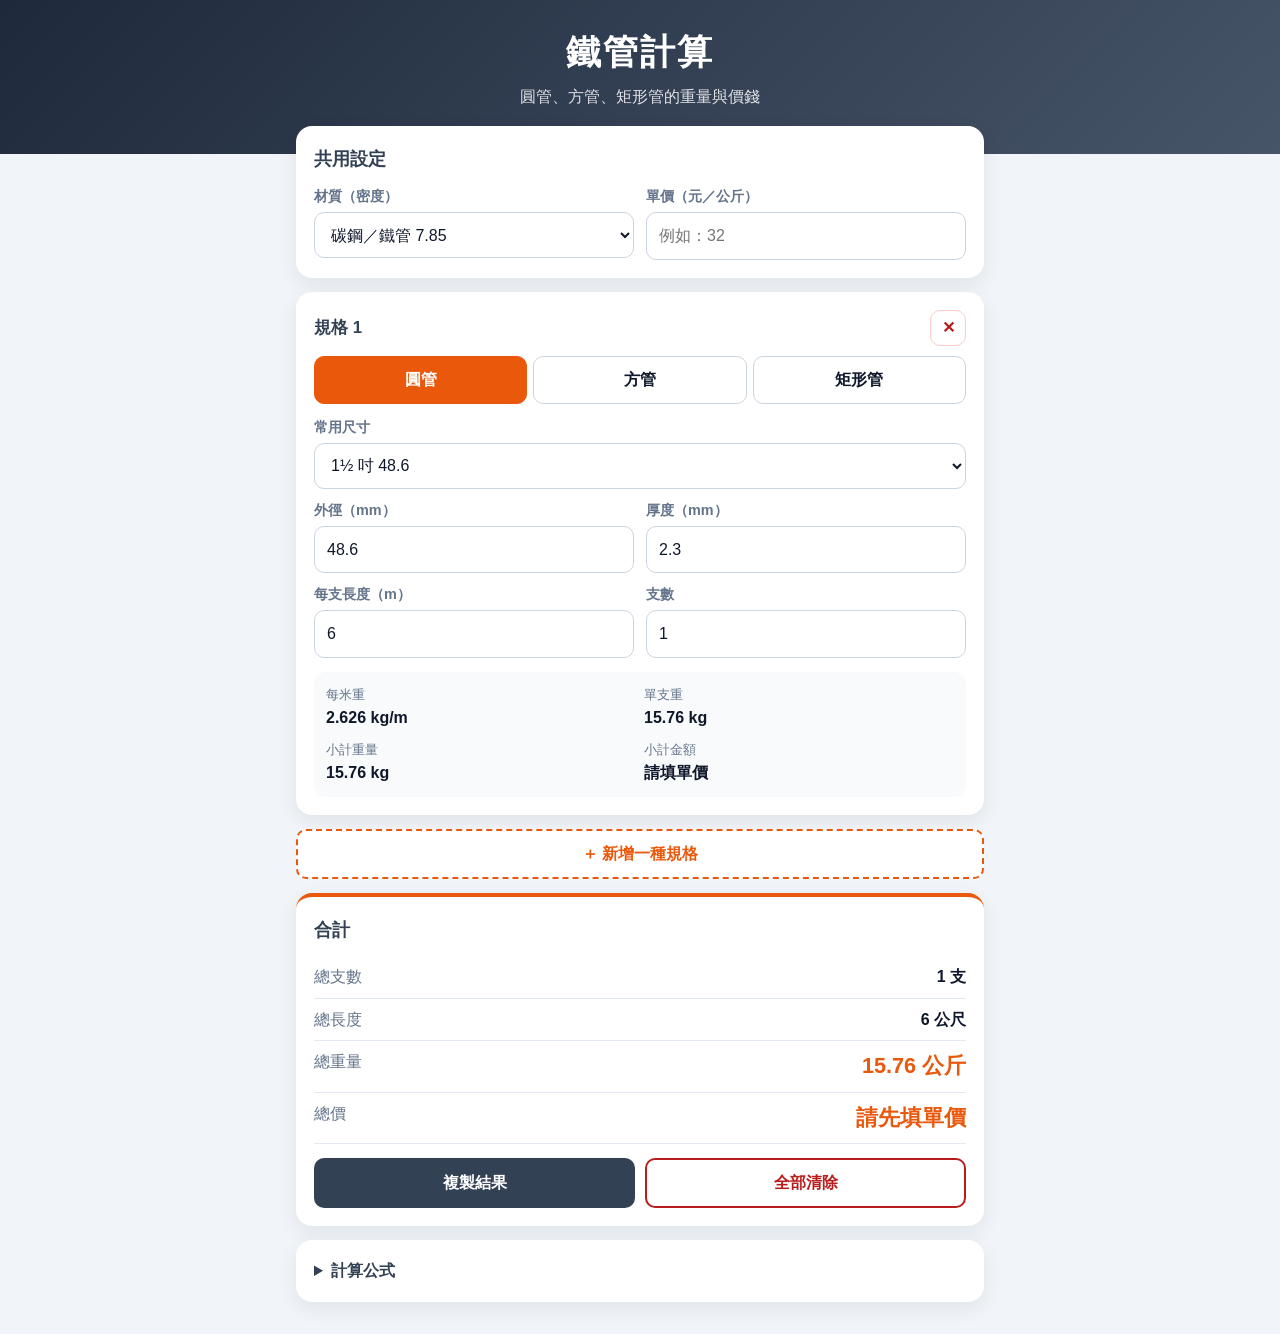
<file: steel-pipe/index.html>
<!DOCTYPE html>
<html lang="zh-Hant">
<head>
  <meta charset="UTF-8">
  <meta name="viewport" content="width=device-width, initial-scale=1.0, viewport-fit=cover">
  <meta name="theme-color" content="#334155">
  <meta name="description" content="鐵管計算：圓管、方管、矩形管的每米重、單支重、總重與總價">
  <title>鐵管計算</title>
  <link rel="stylesheet" href="style.css">
</head>
<body>
  <header class="top">
    <h1>鐵管計算</h1>
    <p>圓管、方管、矩形管的重量與價錢</p>
  </header>

  <main>
    <!-- 共用設定 -->
    <section class="card" aria-labelledby="common-title">
      <h2 id="common-title">共用設定</h2>
      <div class="grid2">
        <label class="field">
          <span>材質（密度）</span>
          <select id="material">
            <option value="7.85" selected>碳鋼／鐵管 7.85</option>
            <option value="7.93">不鏽鋼 304 7.93</option>
            <option value="7.98">不鏽鋼 316 7.98</option>
            <option value="2.71">鋁 2.71</option>
          </select>
        </label>
        <label class="field">
          <span>單價（元／公斤）</span>
          <input id="price" type="number" inputmode="decimal" min="0" step="0.1" placeholder="例如：32">
        </label>
      </div>
    </section>

    <!-- 規格清單 -->
    <section aria-label="規格清單">
      <div id="items"></div>
      <button type="button" id="addBtn" class="add-btn">＋ 新增一種規格</button>
    </section>

    <!-- 合計 -->
    <section class="card total-card" aria-labelledby="total-title">
      <h2 id="total-title">合計</h2>
      <dl class="totals">
        <div><dt>總支數</dt><dd id="totalPcs">0 支</dd></div>
        <div><dt>總長度</dt><dd id="totalLen">0 公尺</dd></div>
        <div class="big"><dt>總重量</dt><dd id="totalKg">0 公斤</dd></div>
        <div class="big"><dt>總價</dt><dd id="totalPrice">–</dd></div>
      </dl>
      <div class="actions">
        <button type="button" id="copyBtn">複製結果</button>
        <button type="button" id="clearBtn" class="ghost">全部清除</button>
      </div>
      <p id="msg" class="msg" role="status" aria-live="polite"></p>
    </section>

    <details class="card formula">
      <summary>計算公式</summary>
      <ul>
        <li>圓管每米重（公斤）＝ π × 厚度 ×（外徑 − 厚度）× 密度 ÷ 1000</li>
        <li>方管／矩形管每米重（公斤）＝（2 × 厚度 ×（寬 ＋ 高）− 4 × 厚度²）× 密度 ÷ 1000</li>
        <li>單位：外徑、寬、高、厚度為公釐（mm），長度為公尺（m），密度為 g/cm³。</li>
        <li>方管、矩形管以直角計算，實際產品有圓角，重量會略輕一點；實際重量以廠商資料為準。</li>
      </ul>
    </details>
  </main>

  <!-- 單一規格的範本 -->
  <template id="itemTpl">
    <article class="card item">
      <div class="item-head">
        <strong class="item-title">規格</strong>
        <button type="button" class="del" aria-label="刪除這個規格">✕</button>
      </div>

      <div class="shape" role="radiogroup" aria-label="形狀">
        <button type="button" data-shape="round" role="radio">圓管</button>
        <button type="button" data-shape="square" role="radio">方管</button>
        <button type="button" data-shape="rect" role="radio">矩形管</button>
      </div>

      <div class="grid2">
        <label class="field f-preset">
          <span>常用尺寸</span>
          <select class="preset"></select>
        </label>
        <label class="field f-d">
          <span class="lbl-d">外徑（mm）</span>
          <input class="in-d" type="number" inputmode="decimal" min="0" step="0.1">
        </label>
        <label class="field f-h">
          <span>高（mm）</span>
          <input class="in-h" type="number" inputmode="decimal" min="0" step="0.1">
        </label>
        <label class="field">
          <span>厚度（mm）</span>
          <input class="in-t" type="number" inputmode="decimal" min="0" step="0.1">
        </label>
        <label class="field">
          <span>每支長度（m）</span>
          <input class="in-len" type="number" inputmode="decimal" min="0" step="0.1">
        </label>
        <label class="field">
          <span>支數</span>
          <input class="in-pcs" type="number" inputmode="numeric" min="0" step="1">
        </label>
      </div>

      <dl class="result">
        <div><dt>每米重</dt><dd class="r-kgm">–</dd></div>
        <div><dt>單支重</dt><dd class="r-pc">–</dd></div>
        <div><dt>小計重量</dt><dd class="r-kg">–</dd></div>
        <div><dt>小計金額</dt><dd class="r-price">–</dd></div>
      </dl>
      <p class="item-err" hidden></p>
    </article>
  </template>

  <script src="app.js"></script>
</body>
</html>
</file>
<file: steel-pipe/style.css>
* { box-sizing: border-box; }

:root {
  --primary: #334155;
  --accent: #ea580c;
  --bg: #f1f5f9;
  --card: #ffffff;
  --text: #0f172a;
  --muted: #64748b;
  --border: #cbd5e1;
  --ok: #15803d;
  --ok-bg: #dcfce7;
  --err: #b91c1c;
  --err-bg: #fee2e2;
}

html { -webkit-text-size-adjust: 100%; }
body {
  margin: 0;
  font-family: "Noto Sans TC", "PingFang TC", "Microsoft JhengHei", sans-serif;
  font-size: 16px; line-height: 1.6;
  background: var(--bg); color: var(--text);
}

.top {
  padding: calc(24px + env(safe-area-inset-top)) 16px 44px;
  text-align: center; color: #fff;
  background: linear-gradient(135deg, #1e293b, #475569);
}
.top h1 { margin: 0; font-size: clamp(1.6rem, 6vw, 2.2rem); letter-spacing: .06em; }
.top p { margin: 4px 0 0; opacity: .85; }

main { max-width: 720px; margin: -28px auto 32px; padding: 0 16px; }

.card {
  background: var(--card); border-radius: 16px; padding: 18px;
  margin-bottom: 14px; box-shadow: 0 6px 20px rgba(15, 23, 42, .08);
}
.card h2 { margin: 0 0 12px; font-size: 1.15rem; color: var(--primary); }

.grid2 { display: grid; grid-template-columns: 1fr 1fr; gap: 10px 12px; }
.field { display: flex; flex-direction: column; gap: 4px; min-width: 0; }
.field > span { font-size: .9rem; font-weight: 600; color: var(--muted); }
.field[hidden] { display: none; }
input, select {
  width: 100%; font: inherit; font-size: 16px; padding: 10px 12px; min-height: 46px;
  border: 1px solid var(--border); border-radius: 10px; background: #fff; color: inherit;
}
input:focus, select:focus { outline: 3px solid rgba(234, 88, 12, .25); border-color: var(--accent); }

button {
  font: inherit; font-weight: 700; border: 0; border-radius: 10px; cursor: pointer;
  min-height: 46px; padding: 10px 16px; background: var(--primary); color: #fff;
}
button:hover { filter: brightness(1.1); }

/* 規格卡片 */
.item-head { display: flex; align-items: center; justify-content: space-between; margin-bottom: 10px; }
.item-title { font-size: 1.05rem; color: var(--primary); }
button.del {
  min-height: 36px; width: 36px; padding: 0; background: #fff; color: var(--err);
  border: 1px solid #fecaca; border-radius: 10px;
}
.shape { display: grid; grid-template-columns: repeat(3, 1fr); gap: 6px; margin-bottom: 12px; }
.shape button { background: #fff; color: var(--text); border: 1px solid var(--border); min-height: 44px; }
.shape button.on { background: var(--accent); border-color: var(--accent); color: #fff; }
.f-preset { grid-column: 1 / -1; }

.result {
  display: grid; grid-template-columns: 1fr 1fr; gap: 8px; margin: 14px 0 0;
  padding: 12px; background: #f8fafc; border-radius: 12px;
}
.result > div { display: flex; flex-direction: column; }
.result dt { font-size: .82rem; color: var(--muted); }
.result dd { margin: 0; font-weight: 700; font-variant-numeric: tabular-nums; overflow-wrap: anywhere; }
.item-err { margin: 8px 0 0; color: var(--err); font-weight: 600; font-size: .9rem; }
.item-err[hidden] { display: none; }

.add-btn {
  width: 100%; margin-bottom: 14px; background: #fff; color: var(--accent);
  border: 2px dashed var(--accent);
}

/* 合計 */
.total-card { border-top: 4px solid var(--accent); }
.totals { margin: 0; }
.totals > div { display: flex; justify-content: space-between; gap: 12px; padding: 8px 0; border-bottom: 1px solid #e2e8f0; }
.totals dt { color: var(--muted); }
.totals dd { margin: 0; font-weight: 700; font-variant-numeric: tabular-nums; text-align: right; }
.totals .big dd { font-size: 1.35rem; color: var(--accent); }
.actions { display: grid; grid-template-columns: 1fr 1fr; gap: 10px; margin-top: 14px; }
button.ghost { background: #fff; color: var(--err); border: 2px solid var(--err); }
button.armed { background: var(--err); color: #fff; }

.msg { margin: 10px 0 0; border-radius: 10px; }
.msg:empty { display: none; }
.msg.ok { padding: 10px 12px; background: var(--ok-bg); color: var(--ok); }
.msg.err { padding: 10px 12px; background: var(--err-bg); color: var(--err); }

.formula summary { cursor: pointer; font-weight: 700; color: var(--primary); }
.formula ul { margin: 10px 0 0; padding-left: 1.2em; color: var(--muted); font-size: .92rem; }

@media (max-width: 360px) {
  .grid2 { grid-template-columns: 1fr; }
  .result { grid-template-columns: 1fr; }
}
</file>
